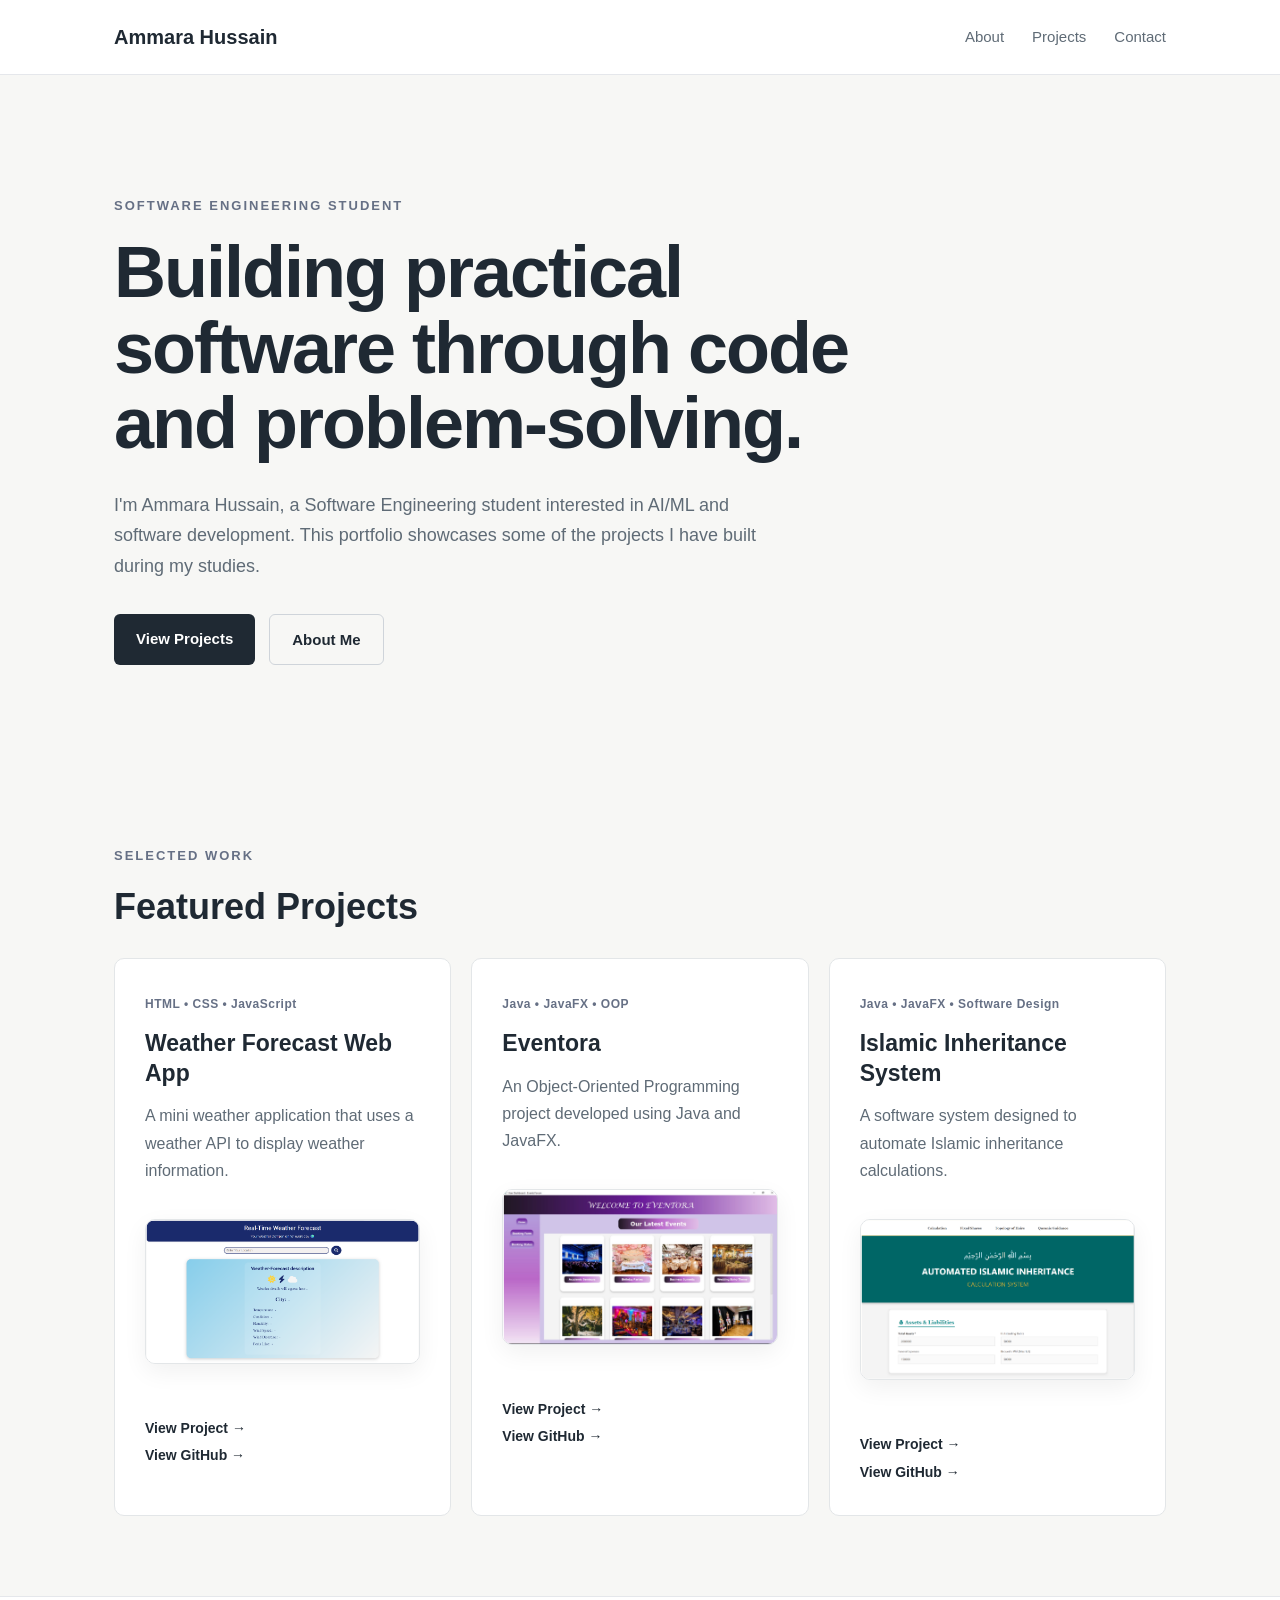
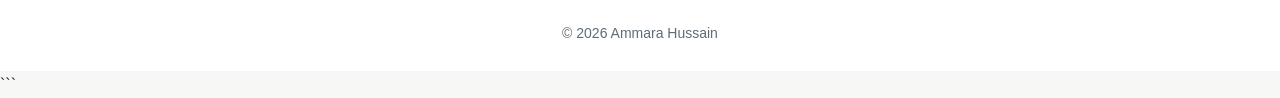
<file: index.html>
<!DOCTYPE html>
<html lang="en">

<head>
    <meta charset="UTF-8">
    <meta name="viewport" content="width=device-width, initial-scale=1.0">

    <title>Ammara Hussain | Portfolio</title>

    <link rel="stylesheet" href="css/style.css">
</head>


<body>

<header>

    <nav>

        <a href="index.html" class="logo">
            Ammara Hussain
        </a>

        <div class="nav-links">
            <a href="about.html">About</a>
            <a href="projects.html">Projects</a>
            <a href="contact.html">Contact</a>
        </div>

    </nav>

</header>


<main>


    <!-- HERO SECTION -->

    <section class="hero">

        <p class="eyebrow">
            SOFTWARE ENGINEERING STUDENT
        </p>

        <h1>
            Building practical software
            through code and problem-solving.
        </h1>

        <p>
            I'm Ammara Hussain, a Software Engineering student
            interested in AI/ML and software development.
            This portfolio showcases some of the projects
            I have built during my studies.
        </p>

        <div class="buttons">

            <a href="projects.html" class="button">
                View Projects
            </a>

            <a href="about.html" class="button secondary">
                About Me
            </a>

        </div>

    </section>



    <!-- FEATURED PROJECTS -->

    <section class="featured">

        <p class="eyebrow">
            SELECTED WORK
        </p>

        <h2>
            Featured Projects
        </h2>


        <div class="project-grid">


            <!-- WEATHER APP -->

            <article class="project-card">

                <span>
                    HTML • CSS • JavaScript
                </span>

                <h3>
                    Weather Forecast Web App
                </h3>

                <p>
                    A mini weather application that uses
                    a weather API to display weather information.
                </p>

                <img
                    src="assets/weather-app.png"
                    alt="Weather Forecast Web App"
                    class="project-image"
                >

                <a href="projects/weather.html">
                    View Project →
                </a>

                <br>

                <a
                    href="https://github.com/Ammara-Hussain/Weather-Forecast-App"
                    target="_blank"
                    rel="noopener noreferrer"
                >
                    View GitHub →
                </a>

            </article>



            <!-- EVENTORA -->

            <article class="project-card">

                <span>
                    Java • JavaFX • OOP
                </span>

                <h3>
                    Eventora
                </h3>

                <p>
                    An Object-Oriented Programming project
                    developed using Java and JavaFX.
                </p>

                <img
                    src="assets/eventora.png"
                    alt="Eventora JavaFX application"
                    class="project-image"
                >

                <a href="projects/eventora.html">
                    View Project →
                </a>

                <br>

                <a
                    href="https://github.com/Ammara-Hussain/Event-Management-System"
                    target="_blank"
                    rel="noopener noreferrer"
                >
                    View GitHub →
                </a>

            </article>



            <!-- ISLAMIC INHERITANCE SYSTEM -->

            <article class="project-card">

                <span>
                    Java • JavaFX • Software Design
                </span>

                <h3>
                    Islamic Inheritance System
                </h3>

                <p>
                    A software system designed to automate
                    Islamic inheritance calculations.
                </p>

                <img
                    src="assets/inheritance-system.png"
                    alt="Automated Islamic Inheritance Calculation System"
                    class="project-image"
                >

                <a href="projects/inheritance.html">
                    View Project →
                </a>

                <br>

                <a
                    href="https://github.com/Ammara-Hussain/IslamicInheritanceCalculator"
                    target="_blank"
                    rel="noopener noreferrer"
                >
                    View GitHub →
                </a>

            </article>


        </div>

    </section>


</main>


<footer>

    <p>
        © 2026 Ammara Hussain
    </p>

</footer>


</body>

</html>
```
</file>
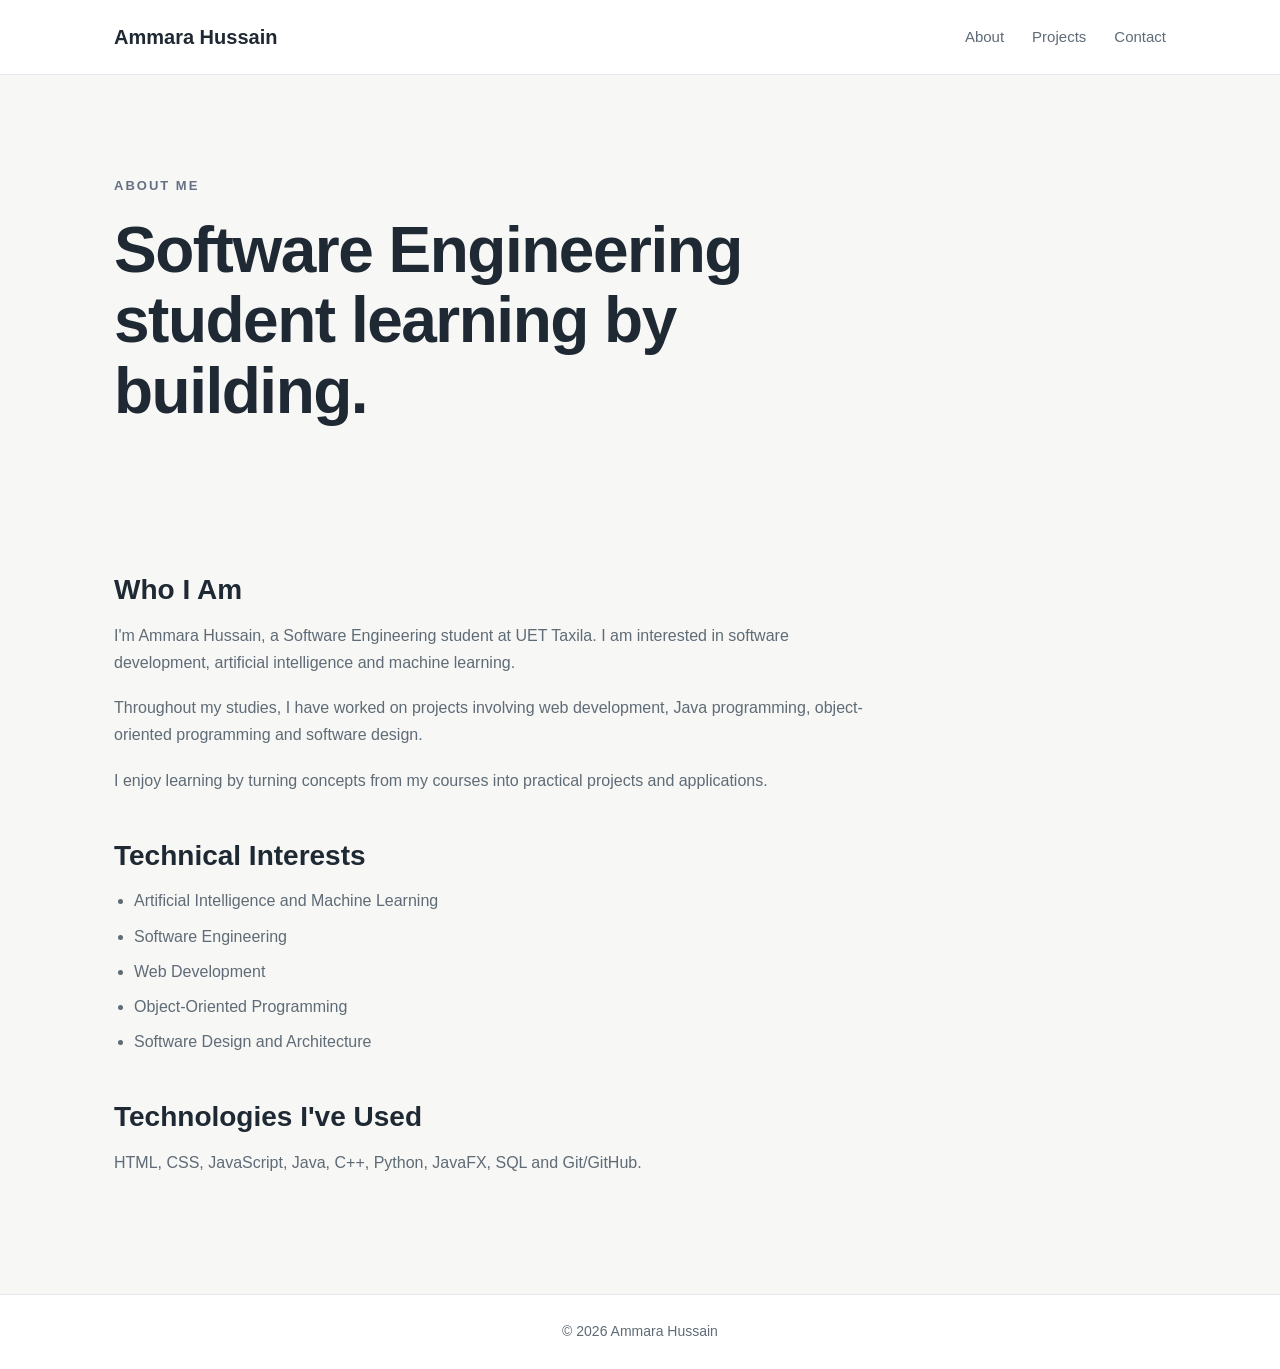
<file: about.html>
<!DOCTYPE html>
<html lang="en">
<head>
    <meta charset="UTF-8">
    <meta name="viewport" content="width=device-width, initial-scale=1.0">

    <title>About | Ammara Hussain</title>

    <link rel="stylesheet" href="css/style.css">
</head>

<body>

<header>
    <nav>

        <a href="index.html" class="logo">
            Ammara Hussain
        </a>

        <div class="nav-links">
            <a href="about.html">About</a>
            <a href="projects.html">Projects</a>
            <a href="contact.html">Contact</a>
        </div>

    </nav>
</header>


<main>

    <section class="page-header">

        <p class="eyebrow">ABOUT ME</p>

        <h1>
            Software Engineering student
            learning by building.
        </h1>

    </section>


    <section class="about-content">

        <h2>Who I Am</h2>

        <p>
            I'm Ammara Hussain, a Software Engineering student
            at UET Taxila. I am interested in software development,
            artificial intelligence and machine learning.
        </p>

        <p>
            Throughout my studies, I have worked on projects
            involving web development, Java programming,
            object-oriented programming and software design.
        </p>

        <p>
            I enjoy learning by turning concepts from my courses
            into practical projects and applications.
        </p>


        <h2>Technical Interests</h2>

        <ul>
            <li>Artificial Intelligence and Machine Learning</li>
            <li>Software Engineering</li>
            <li>Web Development</li>
            <li>Object-Oriented Programming</li>
            <li>Software Design and Architecture</li>
        </ul>


        <h2>Technologies I've Used</h2>

        <p>
            HTML, CSS, JavaScript, Java, C++, Python,
            JavaFX, SQL and Git/GitHub.
        </p>

    </section>

</main>


<footer>
    <p>© 2026 Ammara Hussain</p>
</footer>

</body>
</html>
</file>
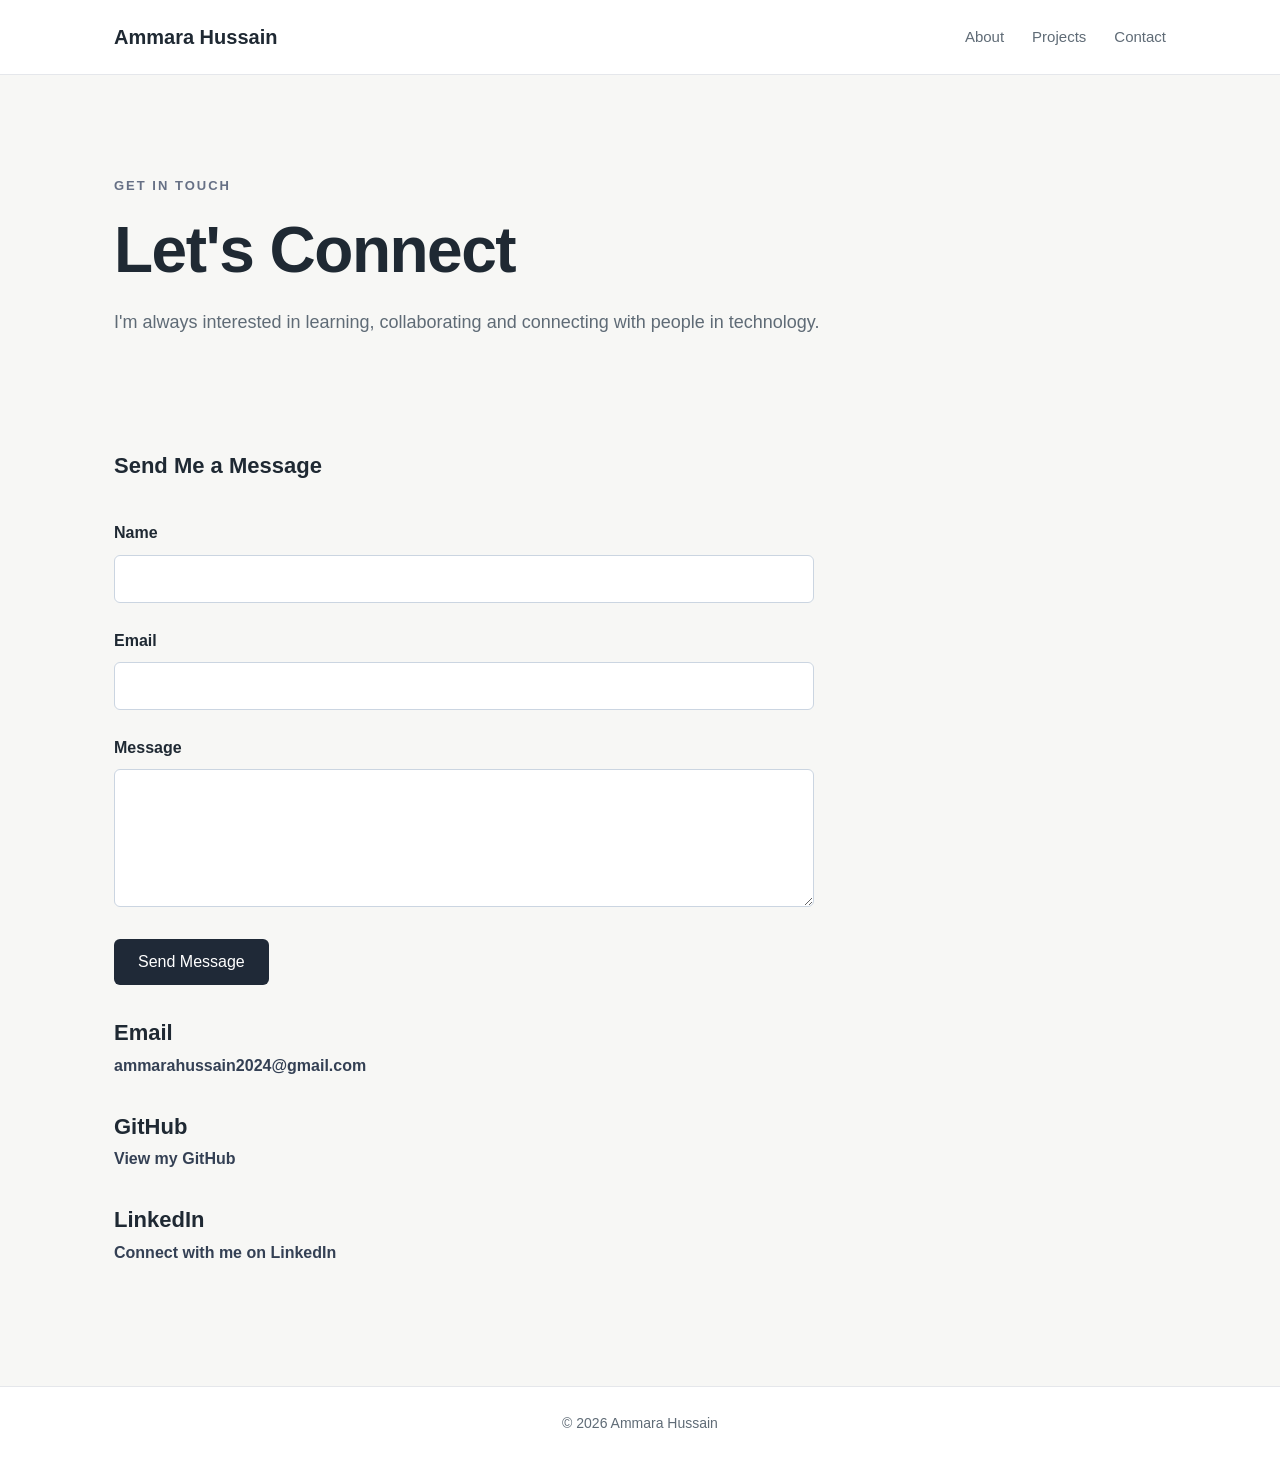
<file: contact.html>
<!DOCTYPE html>
<html lang="en">
<head>
    <meta charset="UTF-8">
    <meta name="viewport" content="width=device-width, initial-scale=1.0">

    <title>Contact | Ammara Hussain</title>

    <link rel="stylesheet" href="css/style.css">
</head>

<body>

<header>
    <nav>

        <a href="index.html" class="logo">
            Ammara Hussain
        </a>

        <div class="nav-links">
            <a href="about.html">About</a>
            <a href="projects.html">Projects</a>
            <a href="contact.html">Contact</a>
        </div>

    </nav>
</header>


<main>

    <section class="page-header">

        <p class="eyebrow">GET IN TOUCH</p>

        <h1>Let's Connect</h1>

        <p>
            I'm always interested in learning,
            collaborating and connecting with
            people in technology.
        </p>

    </section>


    <section class="contact-content">

        <h2>Send Me a Message</h2>

        <form name="contact" method="POST" data-netlify="true">
        <input type="hidden" name="form-name" value="contact">
            <label for="name">Name</label>
            <input 
                type="text" 
                id="name" 
                name="name" 
                required
            >

            <label for="email">Email</label>
            <input 
                type="email" 
                id="email" 
                name="email" 
                required
            >

            <label for="message">Message</label>
            <textarea 
                id="message" 
                name="message" 
                rows="6" 
                required
            ></textarea>

            <button type="submit">Send Message</button>

        </form>


        <h2>Email</h2>

        <p>
            <a href="mailto:ammarahussain2024@gmail.com">
                ammarahussain2024@gmail.com
            </a>
        </p>


        <h2>GitHub</h2>

        <p>
            <a href="https://github.com/Ammara-Hussain" target="_blank" rel="noopener noreferrer">
                View my GitHub
            </a>
        </p>


        <h2>LinkedIn</h2>

        <p>
            <a href="https://www.linkedin.com/in/ammara-hussain-045241331/" target="_blank" rel="noopener noreferrer">
                Connect with me on LinkedIn
            </a>
        </p>

    </section>

</main>


<footer>
    <p>© 2026 Ammara Hussain</p>
</footer>

</body>
</html>
</file>
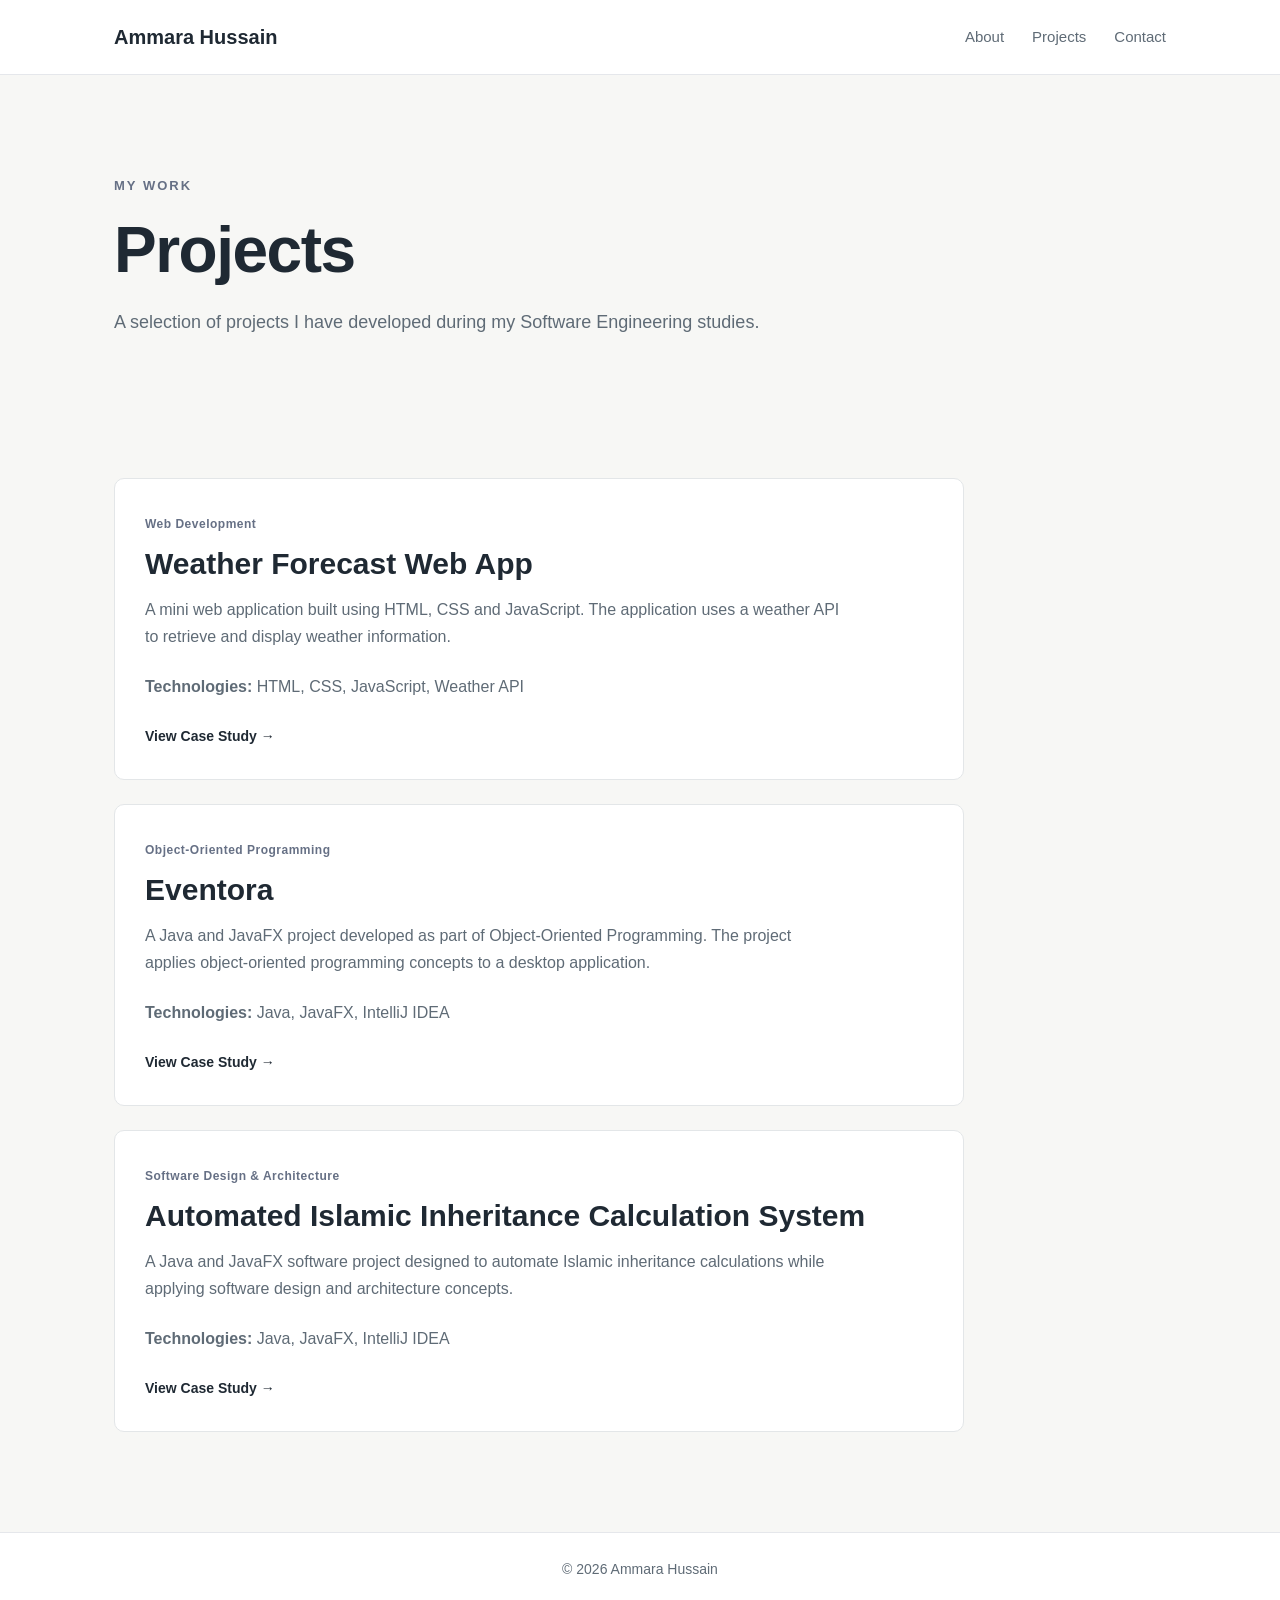
<file: projects.html>
<!DOCTYPE html>
<html lang="en">
<head>
    <meta charset="UTF-8">
    <meta name="viewport" content="width=device-width, initial-scale=1.0">

    <title>Projects | Ammara Hussain</title>

    <link rel="stylesheet" href="css/style.css">
</head>

<body>

<header>
    <nav>

        <a href="index.html" class="logo">
            Ammara Hussain
        </a>

        <div class="nav-links">
            <a href="about.html">About</a>
            <a href="projects.html">Projects</a>
            <a href="contact.html">Contact</a>
        </div>

    </nav>
</header>


<main>

    <section class="page-header">

        <p class="eyebrow">MY WORK</p>

        <h1>Projects</h1>

        <p>
            A selection of projects I have developed
            during my Software Engineering studies.
        </p>

    </section>


    <section class="project-list">


        <!-- Weather Project -->

        <article class="project-card">

            <span>Web Development</span>

            <h2>Weather Forecast Web App</h2>

            <p>
                A mini web application built using HTML,
                CSS and JavaScript. The application uses
                a weather API to retrieve and display
                weather information.
            </p>

            <p>
                <strong>Technologies:</strong>
                HTML, CSS, JavaScript, Weather API
            </p>

            <a href="projects/weather.html">
                View Case Study →
            </a>

        </article>


        <!-- Eventora -->

        <article class="project-card">

            <span>Object-Oriented Programming</span>

            <h2>Eventora</h2>

            <p>
                A Java and JavaFX project developed as part
                of Object-Oriented Programming. The project
                applies object-oriented programming concepts
                to a desktop application.
            </p>

            <p>
                <strong>Technologies:</strong>
                Java, JavaFX, IntelliJ IDEA
            </p>

            <a href="projects/eventora.html">
                View Case Study →
            </a>

        </article>


        <!-- Islamic Inheritance -->

        <article class="project-card">

            <span>Software Design & Architecture</span>

            <h2>Automated Islamic Inheritance Calculation System</h2>

            <p>
                A Java and JavaFX software project designed
                to automate Islamic inheritance calculations
                while applying software design and architecture
                concepts.
            </p>

            <p>
                <strong>Technologies:</strong>
                Java, JavaFX, IntelliJ IDEA
            </p>

            <a href="projects/inheritance.html">
                View Case Study →
            </a>

        </article>

    </section>

</main>


<footer>
    <p>© 2026 Ammara Hussain</p>
</footer>

</body>
</html>
</file>
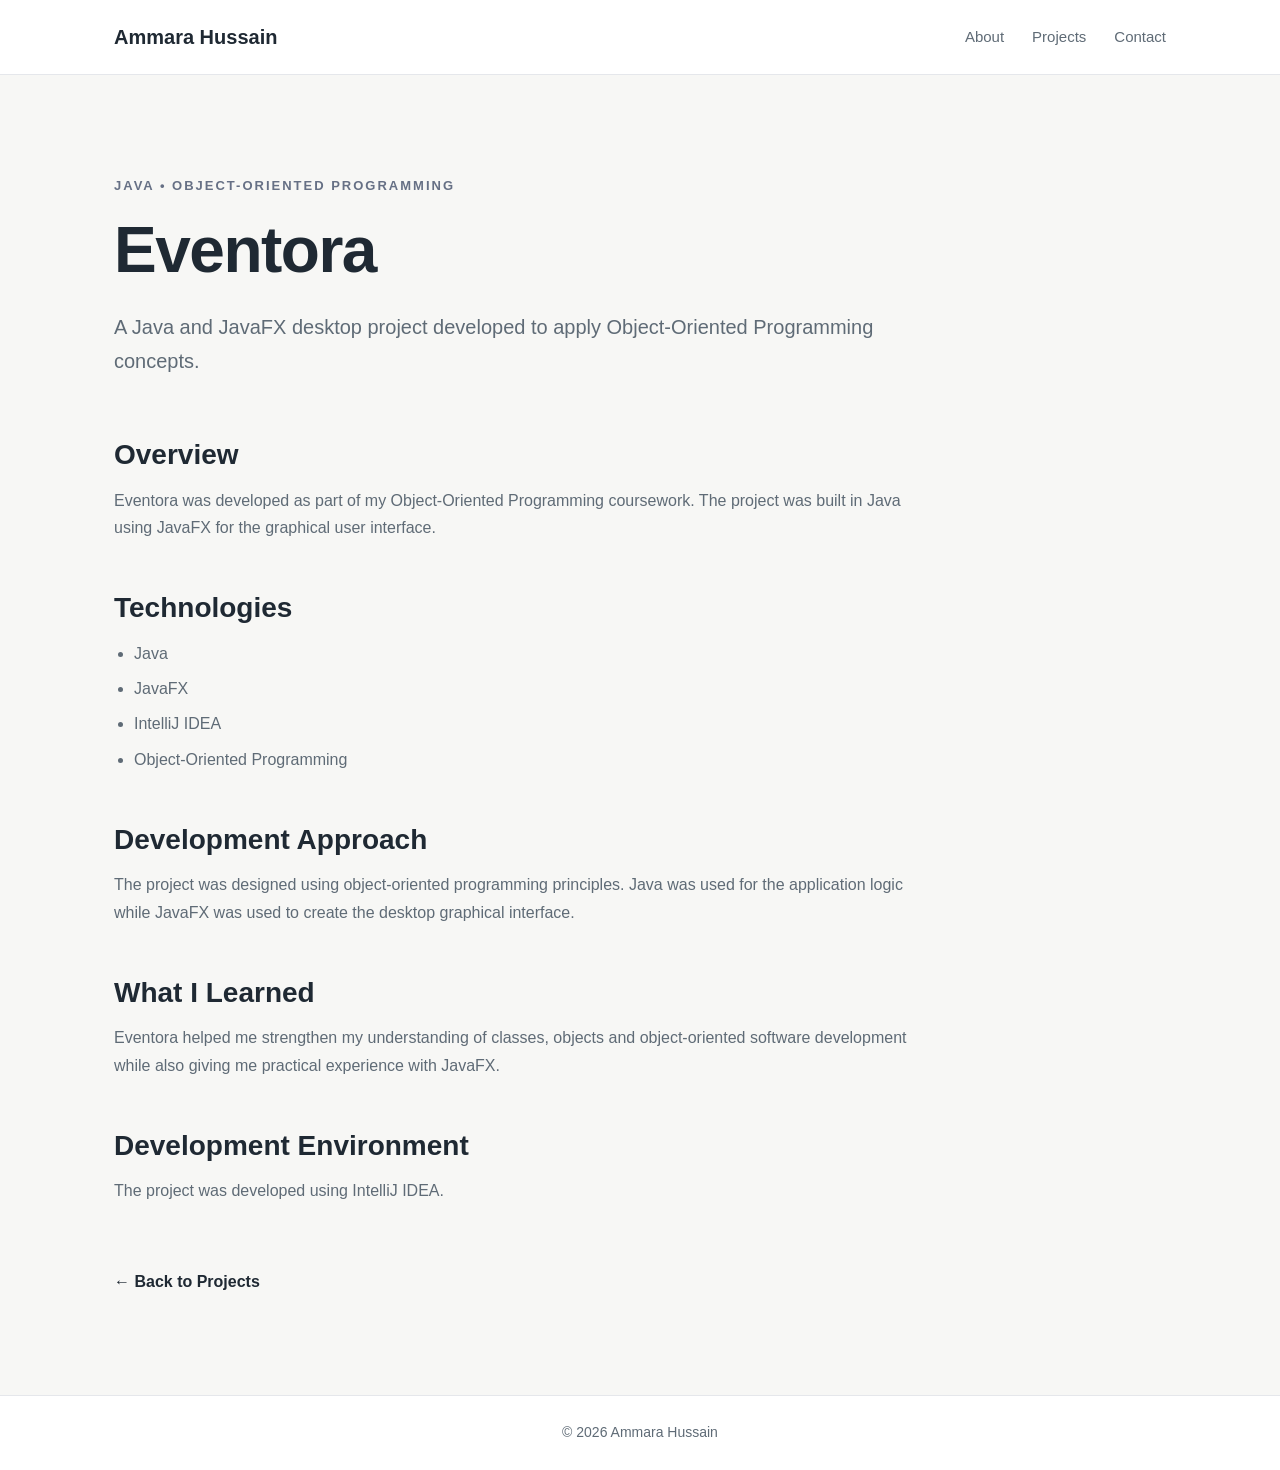
<file: projects/eventora.html>
<!DOCTYPE html>
<html lang="en">
<head>
    <meta charset="UTF-8">
    <meta name="viewport" content="width=device-width, initial-scale=1.0">

    <title>Eventora | Ammara Hussain</title>

    <link rel="stylesheet" href="../css/style.css">
</head>

<body>

<header>
    <nav>

        <a href="../index.html" class="logo">
            Ammara Hussain
        </a>

        <div class="nav-links">
            <a href="../about.html">About</a>
            <a href="../projects.html">Projects</a>
            <a href="../contact.html">Contact</a>
        </div>

    </nav>
</header>


<main>

    <section class="case-study">

        <p class="eyebrow">JAVA • OBJECT-ORIENTED PROGRAMMING</p>

        <h1>Eventora</h1>

        <p class="lead">
            A Java and JavaFX desktop project developed
            to apply Object-Oriented Programming concepts.
        </p>


        <h2>Overview</h2>

        <p>
            Eventora was developed as part of my
            Object-Oriented Programming coursework.
            The project was built in Java using JavaFX
            for the graphical user interface.
        </p>


        <h2>Technologies</h2>

        <ul>
            <li>Java</li>
            <li>JavaFX</li>
            <li>IntelliJ IDEA</li>
            <li>Object-Oriented Programming</li>
        </ul>


        <h2>Development Approach</h2>

        <p>
            The project was designed using object-oriented
            programming principles. Java was used for the
            application logic while JavaFX was used to
            create the desktop graphical interface.
        </p>


        <h2>What I Learned</h2>

        <p>
            Eventora helped me strengthen my understanding
            of classes, objects and object-oriented software
            development while also giving me practical
            experience with JavaFX.
        </p>


        <h2>Development Environment</h2>

        <p>
            The project was developed using IntelliJ IDEA.
        </p>


        <a href="../projects.html">
            ← Back to Projects
        </a>

    </section>

</main>


<footer>
    <p>© 2026 Ammara Hussain</p>
</footer>

</body>
</html>
</file>
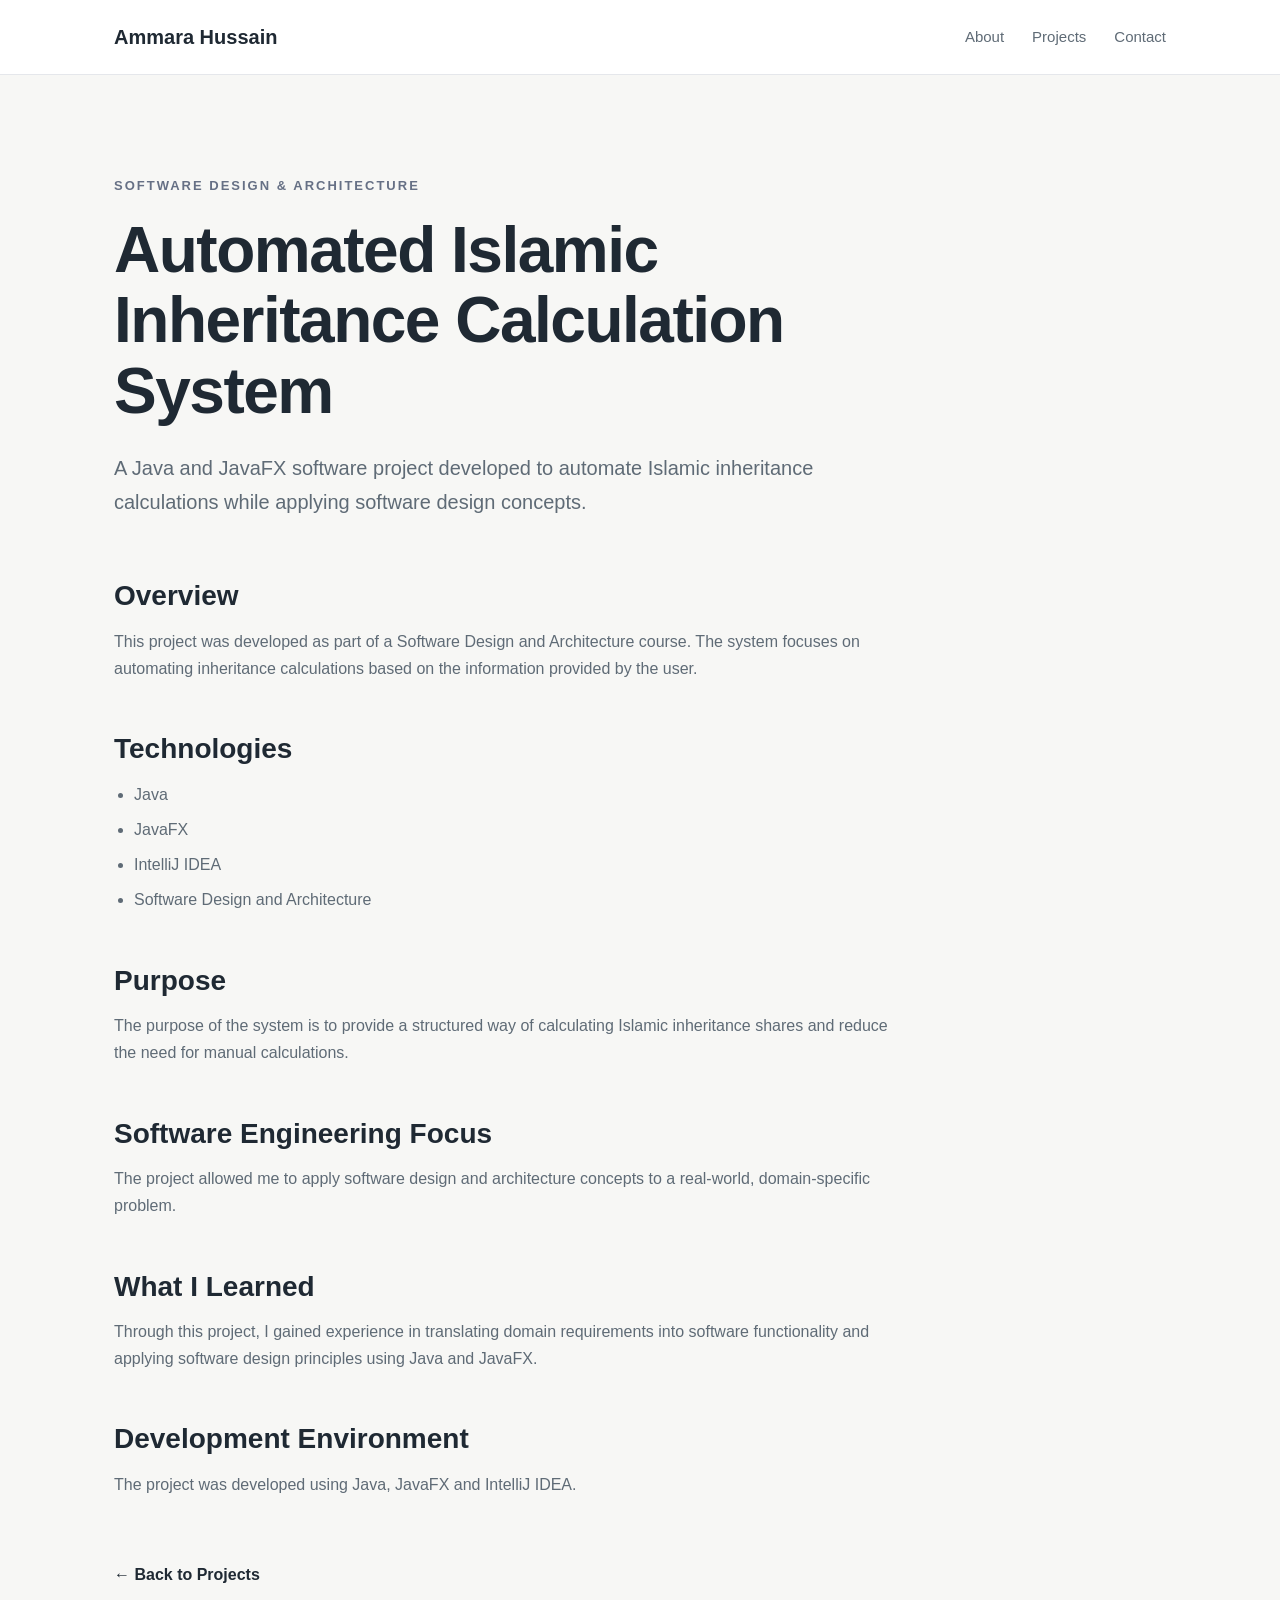
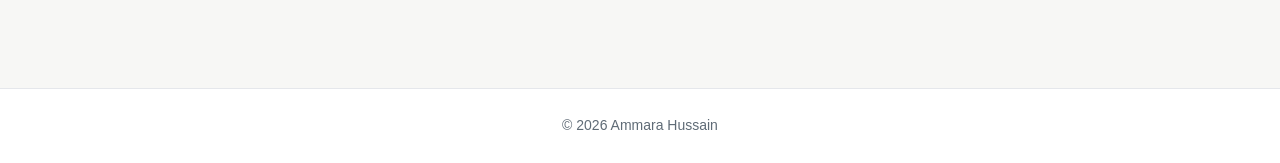
<file: projects/inheritance.html>
<!DOCTYPE html>
<html lang="en">
<head>
    <meta charset="UTF-8">
    <meta name="viewport" content="width=device-width, initial-scale=1.0">

    <title>Islamic Inheritance System | Ammara Hussain</title>

    <link rel="stylesheet" href="../css/style.css">
</head>

<body>

<header>
    <nav>

        <a href="../index.html" class="logo">
            Ammara Hussain
        </a>

        <div class="nav-links">
            <a href="../about.html">About</a>
            <a href="../projects.html">Projects</a>
            <a href="../contact.html">Contact</a>
        </div>

    </nav>
</header>


<main>

    <section class="case-study">

        <p class="eyebrow">
            SOFTWARE DESIGN & ARCHITECTURE
        </p>

        <h1>
            Automated Islamic Inheritance
            Calculation System
        </h1>

        <p class="lead">
            A Java and JavaFX software project developed
            to automate Islamic inheritance calculations
            while applying software design concepts.
        </p>


        <h2>Overview</h2>

        <p>
            This project was developed as part of a Software
            Design and Architecture course. The system focuses
            on automating inheritance calculations based on
            the information provided by the user.
        </p>


        <h2>Technologies</h2>

        <ul>
            <li>Java</li>
            <li>JavaFX</li>
            <li>IntelliJ IDEA</li>
            <li>Software Design and Architecture</li>
        </ul>


        <h2>Purpose</h2>

        <p>
            The purpose of the system is to provide a structured
            way of calculating Islamic inheritance shares and
            reduce the need for manual calculations.
        </p>


        <h2>Software Engineering Focus</h2>

        <p>
            The project allowed me to apply software design
            and architecture concepts to a real-world,
            domain-specific problem.
        </p>


        <h2>What I Learned</h2>

        <p>
            Through this project, I gained experience in
            translating domain requirements into software
            functionality and applying software design
            principles using Java and JavaFX.
        </p>


        <h2>Development Environment</h2>

        <p>
            The project was developed using Java, JavaFX
            and IntelliJ IDEA.
        </p>


        <a href="../projects.html">
            ← Back to Projects
        </a>

    </section>

</main>


<footer>
    <p>© 2026 Ammara Hussain</p>
</footer>

</body>
</html>
</file>
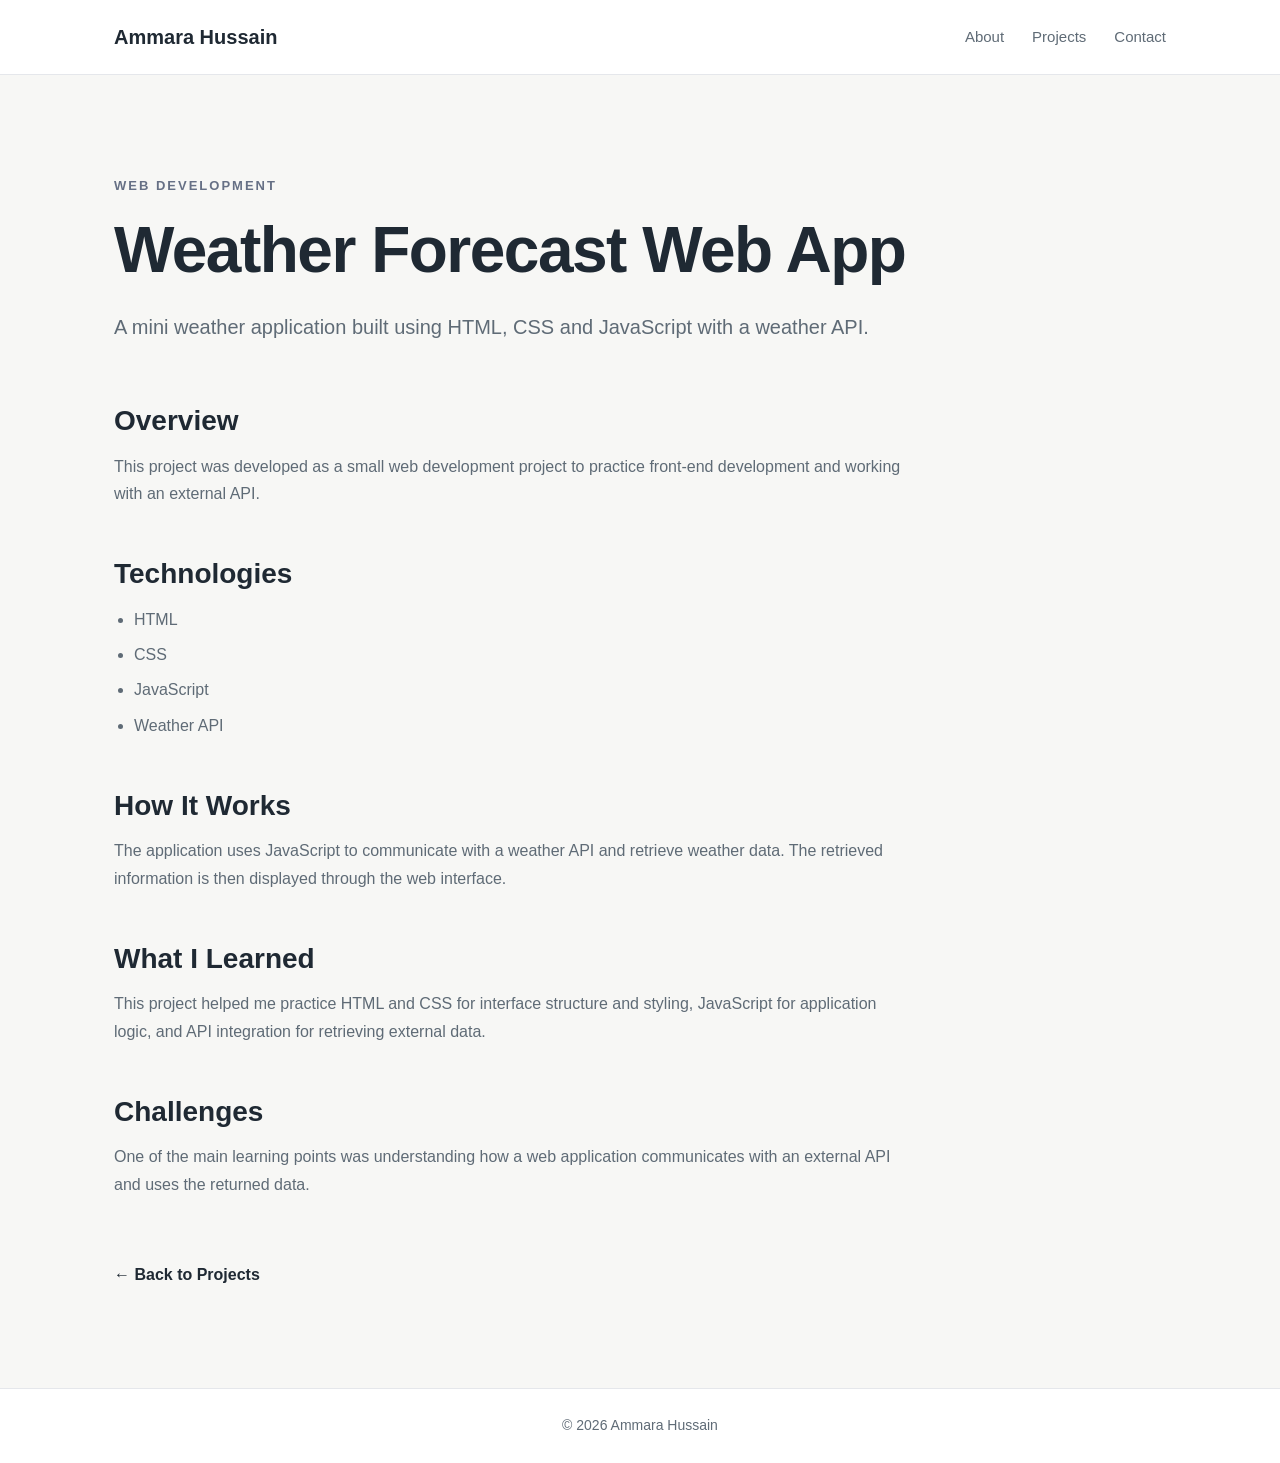
<file: projects/weather.html>
<!DOCTYPE html>
<html lang="en">
<head>
    <meta charset="UTF-8">
    <meta name="viewport" content="width=device-width, initial-scale=1.0">

    <title>Weather Forecast Web App | Ammara Hussain</title>

    <link rel="stylesheet" href="../css/style.css">
</head>

<body>

<header>
    <nav>

        <a href="../index.html" class="logo">
            Ammara Hussain
        </a>

        <div class="nav-links">
            <a href="../about.html">About</a>
            <a href="../projects.html">Projects</a>
            <a href="../contact.html">Contact</a>
        </div>

    </nav>
</header>


<main>

    <section class="case-study">

        <p class="eyebrow">WEB DEVELOPMENT</p>

        <h1>Weather Forecast Web App</h1>

        <p class="lead">
            A mini weather application built using
            HTML, CSS and JavaScript with a weather API.
        </p>


        <h2>Overview</h2>

        <p>
            This project was developed as a small web
            development project to practice front-end
            development and working with an external API.
        </p>


        <h2>Technologies</h2>

        <ul>
            <li>HTML</li>
            <li>CSS</li>
            <li>JavaScript</li>
            <li>Weather API</li>
        </ul>


        <h2>How It Works</h2>

        <p>
            The application uses JavaScript to communicate
            with a weather API and retrieve weather data.
            The retrieved information is then displayed
            through the web interface.
        </p>


        <h2>What I Learned</h2>

        <p>
            This project helped me practice HTML and CSS
            for interface structure and styling, JavaScript
            for application logic, and API integration for
            retrieving external data.
        </p>


        <h2>Challenges</h2>

        <p>
            One of the main learning points was understanding
            how a web application communicates with an external
            API and uses the returned data.
        </p>


        <a href="../projects.html">
            ← Back to Projects
        </a>

    </section>

</main>


<footer>
    <p>© 2026 Ammara Hussain</p>
</footer>

</body>
</html>
</file>
<file: css/style.css>
/* =========================================
   RESET & BASE STYLES
========================================= */

* {
    margin: 0;
    padding: 0;
    box-sizing: border-box;
}

html {
    scroll-behavior: smooth;
}

body {
    font-family: Arial, Helvetica, sans-serif;
    background: #f7f7f5;
    color: #1f2933;
    line-height: 1.7;
}

a {
    color: inherit;
    text-decoration: none;
}

p {
    color: #5f6b76;
}

ul {
    padding-left: 20px;
}


/* =========================================
   NAVIGATION
========================================= */

header {
    border-bottom: 1px solid #e5e7eb;
    background: #ffffff;
}

nav {
    max-width: 1100px;
    margin: 0 auto;
    padding: 20px 24px;

    display: flex;
    justify-content: space-between;
    align-items: center;
}

.logo {
    font-size: 20px;
    font-weight: 700;
}

.nav-links {
    display: flex;
    gap: 28px;
}

.nav-links a {
    color: #5f6b76;
    font-size: 15px;
    transition: color 0.2s ease;
}

.nav-links a:hover {
    color: #111827;
}


/* =========================================
   GENERAL LAYOUT
========================================= */

main {
    max-width: 1100px;
    margin: 0 auto;
    padding: 0 24px;
}

section {
    padding: 80px 0;
}


/* =========================================
   HERO
========================================= */

.hero {
    max-width: 850px;
    padding-top: 120px;
    padding-bottom: 100px;
}

.eyebrow {
    color: #667085;
    font-size: 13px;
    font-weight: 700;
    letter-spacing: 2px;
    margin-bottom: 18px;
}

.hero h1 {
    max-width: 800px;
    font-size: clamp(42px, 7vw, 72px);
    line-height: 1.05;
    letter-spacing: -2px;
    margin-bottom: 28px;
}

.hero > p:not(.eyebrow) {
    max-width: 680px;
    font-size: 18px;
}


/* =========================================
   BUTTONS
========================================= */

.buttons {
    display: flex;
    gap: 14px;
    margin-top: 32px;
}

.button {
    display: inline-block;
    padding: 12px 22px;

    background: #1f2933;
    color: white;

    border-radius: 6px;

    font-size: 15px;
    font-weight: 600;

    transition: transform 0.2s ease,
                opacity 0.2s ease;
}

.button:hover {
    transform: translateY(-2px);
    opacity: 0.9;
}

.button.secondary {
    background: transparent;
    color: #1f2933;
    border: 1px solid #cfd4da;
}


/* =========================================
   HEADINGS
========================================= */

h2 {
    font-size: 36px;
    line-height: 1.2;
    margin-bottom: 30px;
}

h3 {
    font-size: 23px;
    line-height: 1.3;
    margin: 12px 0;
}


/* =========================================
   PROJECT GRID
========================================= */

.project-grid {
    display: grid;

    grid-template-columns:
        repeat(3, 1fr);

    gap: 20px;
}

.project-card {
    background: #ffffff;

    border: 1px solid #e3e6e8;

    border-radius: 10px;

    padding: 30px;

    transition:
        transform 0.2s ease,
        box-shadow 0.2s ease;
}

.project-card:hover {
    transform: translateY(-4px);

    box-shadow:
        0 12px 30px rgba(0, 0, 0, 0.07);
}

.project-card span {
    font-size: 12px;
    font-weight: 700;
    color: #667085;
    letter-spacing: 0.5px;
}

.project-card p {
    margin: 14px 0 22px;
}

.project-card a {
    font-weight: 700;
    font-size: 14px;
}

.project-card a:hover {
    text-decoration: underline;
}


/* =========================================
   PAGE HEADER
========================================= */

.page-header {
    max-width: 750px;
    padding-top: 100px;
    padding-bottom: 60px;
}

.page-header h1 {
    font-size: clamp(42px, 6vw, 64px);
    line-height: 1.1;
    letter-spacing: -1.5px;
    margin-bottom: 22px;
}

.page-header > p:not(.eyebrow) {
    font-size: 18px;
}


/* =========================================
   ABOUT PAGE
========================================= */

.about-content {
    max-width: 750px;
    padding-top: 20px;
    padding-bottom: 100px;
}

.about-content h2 {
    font-size: 28px;
    margin-top: 45px;
    margin-bottom: 15px;
}

.about-content p {
    margin-bottom: 18px;
}

.about-content li {
    margin-bottom: 8px;
    color: #5f6b76;
}


/* =========================================
   PROJECT LIST PAGE
========================================= */

.project-list {
    display: flex;
    flex-direction: column;
    gap: 24px;

    padding-bottom: 100px;
}

.project-list .project-card {
    max-width: 850px;
}

.project-list .project-card h2 {
    font-size: 30px;
    margin: 10px 0;
}

.project-list .project-card p {
    max-width: 700px;
}


/* =========================================
   CASE STUDY PAGES
========================================= */

.case-study {
    max-width: 800px;

    padding-top: 100px;
    padding-bottom: 100px;
}

.case-study h1 {
    font-size: clamp(40px, 6vw, 64px);
    line-height: 1.1;
    letter-spacing: -1.5px;

    margin-bottom: 25px;
}

.case-study .lead {
    font-size: 20px;
    margin-bottom: 60px;
}

.case-study h2 {
    font-size: 28px;
    margin-top: 50px;
    margin-bottom: 15px;
}

.case-study p {
    margin-bottom: 18px;
}

.case-study li {
    margin-bottom: 8px;
    color: #5f6b76;
}

.case-study > a:last-child {
    display: inline-block;

    margin-top: 45px;

    font-weight: 700;
}

.case-study > a:last-child:hover {
    text-decoration: underline;
}


/* =========================================
   CONTACT
========================================= */

.contact-content {
    max-width: 700px;

    padding-top: 20px;
    padding-bottom: 120px;
}

.contact-content h2 {
    font-size: 22px;
    margin-top: 35px;
    margin-bottom: 5px;
}

.contact-content a {
    color: #344054;
    font-weight: 600;
}

.contact-content a:hover {
    text-decoration: underline;
}


/* =========================================
   FOOTER
========================================= */

footer {
    border-top: 1px solid #e5e7eb;

    background: #ffffff;

    text-align: center;

    padding: 25px;
}

footer p {
    font-size: 14px;
}


/* =========================================
   RESPONSIVE DESIGN
========================================= */

@media (max-width: 800px) {

    nav {
        flex-direction: column;
        gap: 15px;
    }

    .nav-links {
        gap: 18px;
    }

    .hero {
        padding-top: 80px;
    }

    .project-grid {
        grid-template-columns: 1fr;
    }

    section {
        padding: 60px 0;
    }

}


@media (max-width: 500px) {

    main {
        padding: 0 18px;
    }

    nav {
        padding: 18px;
    }

    .nav-links {
        gap: 14px;
        font-size: 14px;
    }

    .hero h1 {
        letter-spacing: -1px;
    }

    .buttons {
        flex-direction: column;
        align-items: flex-start;
    }

    .button {
        width: 100%;
        text-align: center;
    }

    .project-card {
        padding: 22px;
    }

}
/* =========================================
   PROJECT IMAGES
========================================= */

.project-image {
    width: 100%;
    max-width: 800px;
    height: auto;
    display: block;

    margin: 35px 0 50px;

    border: 1px solid #e3e6e8;
    border-radius: 10px;

    box-shadow: 0 8px 25px rgba(0, 0, 0, 0.06);
}

/* Contact Form */

.contact-content form {
    max-width: 700px;
    margin-top: 40px;
}

.contact-content label {
    display: block;
    margin-top: 24px;
    margin-bottom: 8px;
    font-weight: 600;
}

.contact-content input,
.contact-content textarea {
    width: 100%;
    padding: 14px;
    border: 1px solid #cbd5e1;
    border-radius: 6px;
    font-family: inherit;
    font-size: 16px;
    box-sizing: border-box;
}

.contact-content textarea {
    resize: vertical;
}

.contact-content button {
    margin-top: 24px;
    padding: 14px 24px;
    background: #1f2937;
    color: white;
    border: none;
    border-radius: 6px;
    font-size: 16px;
    font-family: inherit;
    cursor: pointer;
}

.contact-content button:hover {
    opacity: 0.9;
}
</file>
